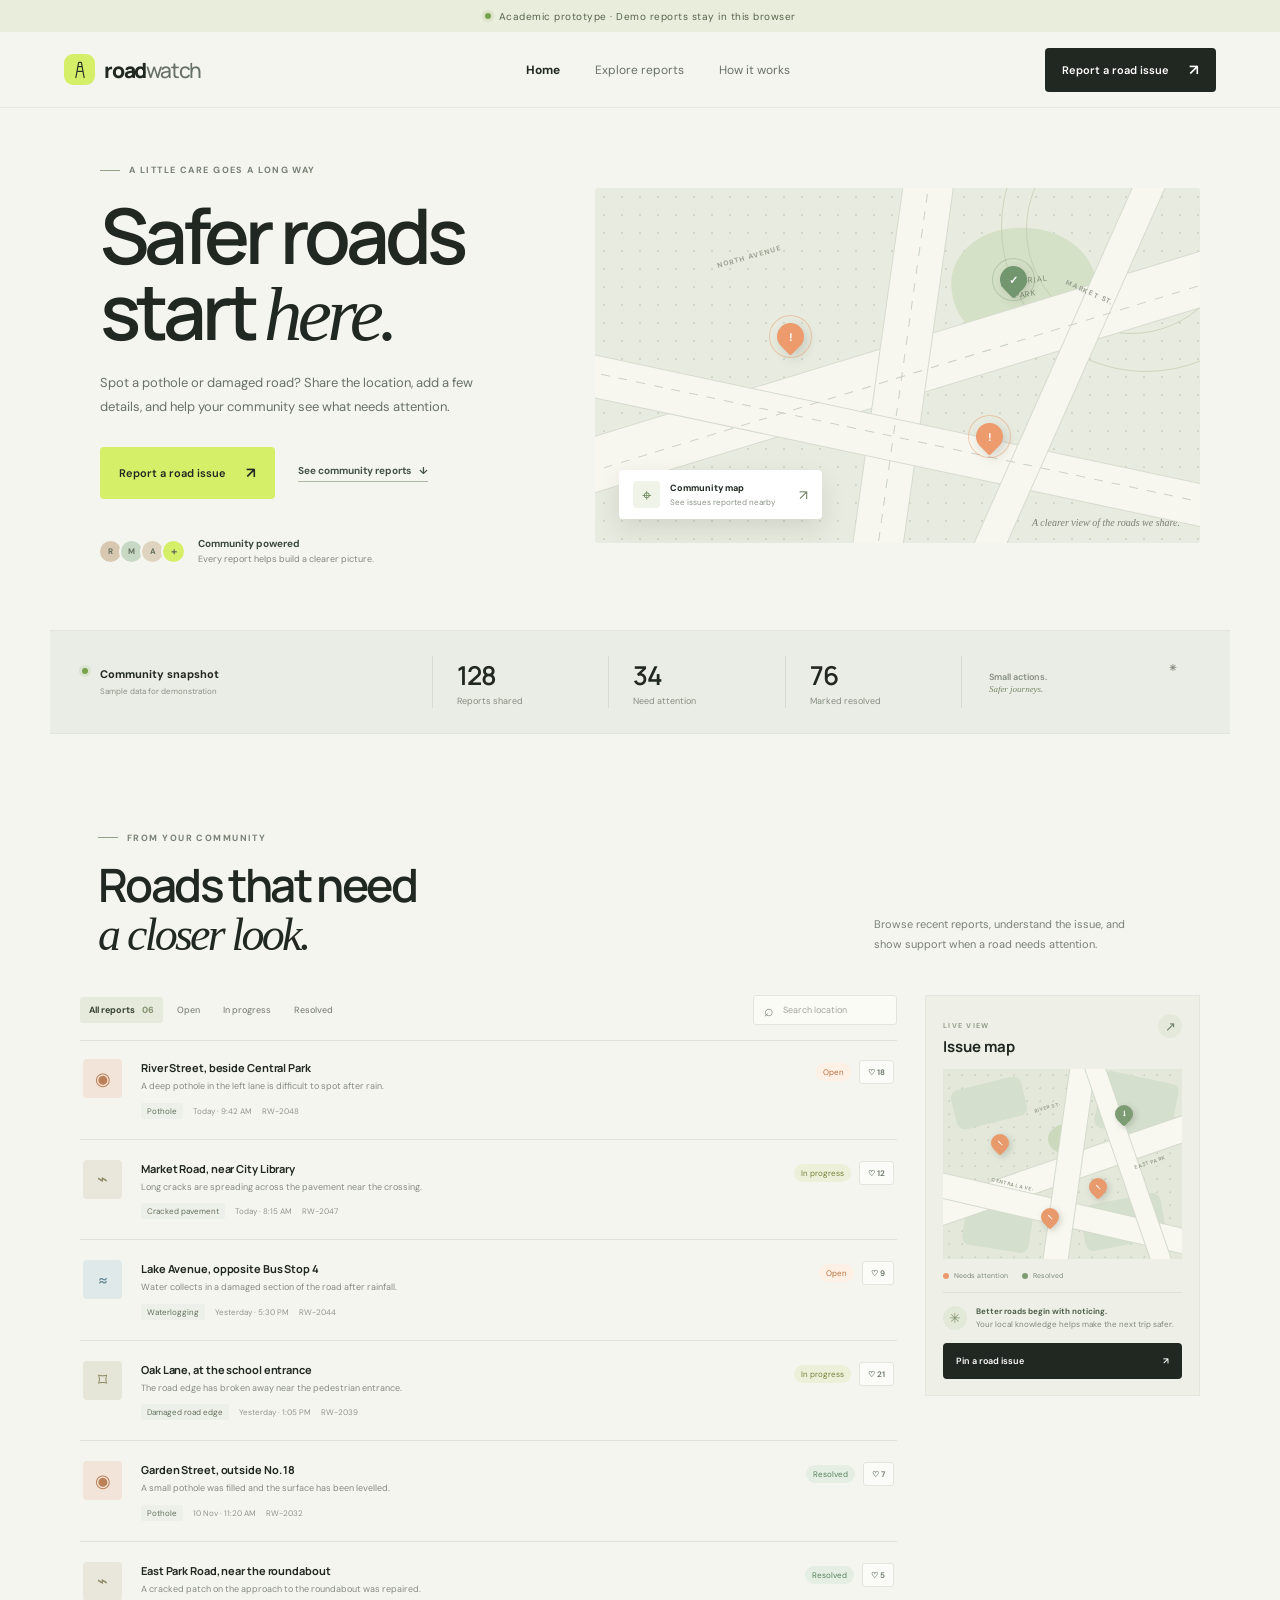
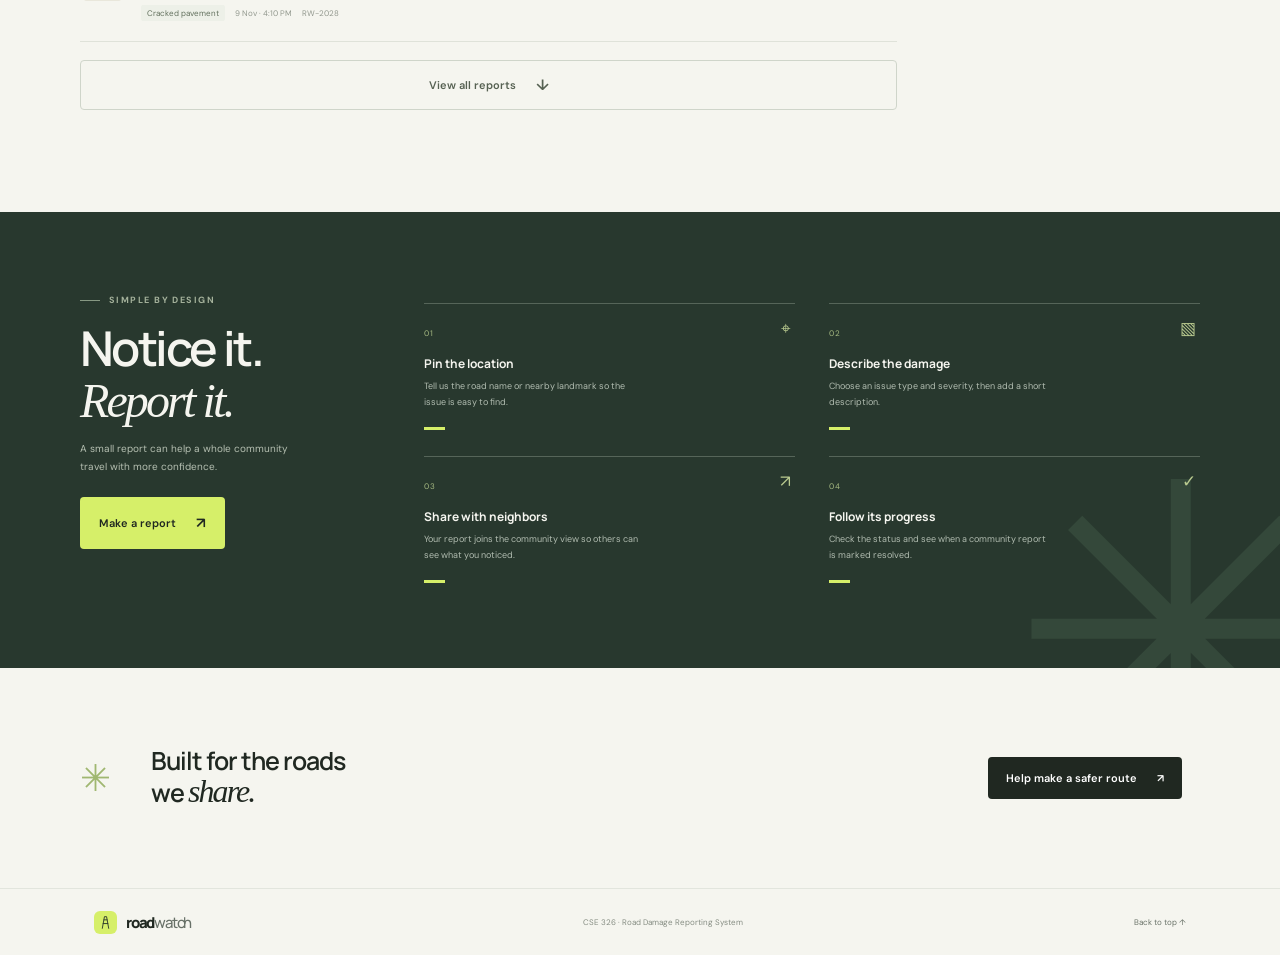
<file: index.html>
<!doctype html>
<html lang="en">
  <head>
    <meta charset="utf-8" />
    <meta name="viewport" content="width=device-width, initial-scale=1" />
    <meta name="theme-color" content="#f4f5ef" />
    <meta name="description" content="RoadWatch is a CSE 326 academic prototype for reporting and tracking road damage." />
    <title>RoadWatch — safer roads start here</title>
    <link rel="preconnect" href="https://fonts.googleapis.com" />
    <link rel="preconnect" href="https://fonts.gstatic.com" crossorigin />
    <link href="https://fonts.googleapis.com/css2?family=DM+Sans:wght@400;500;600;700&family=Manrope:wght@400;500;600;700;800&display=swap" rel="stylesheet" />
    <link rel="stylesheet" href="styles.css" />
  </head>
  <body>
    <div class="prototype-note"><span class="note-dot"></span> Academic prototype · Demo reports stay in this browser</div>
    <header class="site-header">
      <a class="brand" href="#home" aria-label="RoadWatch home">
        <span class="brand-mark" aria-hidden="true"><svg viewBox="0 0 32 32"><path d="M10 27 14 5h4l4 22M11.6 18h8.8M13.1 11h5.8" /></svg></span>
        <span>road<span class="brand-light">watch</span></span>
      </a>
      <nav class="main-nav" aria-label="Main navigation">
        <a class="nav-link active" href="#home">Home</a>
        <a class="nav-link" href="#reports">Explore reports</a>
        <a class="nav-link" href="#how-it-works">How it works</a>
      </nav>
      <button class="button button-dark header-cta" data-open-report>Report a road issue <span aria-hidden="true">↗</span></button>
      <button class="mobile-menu" aria-label="Open navigation" aria-expanded="false"><span></span><span></span></button>
    </header>

    <main id="home">
      <section class="hero section-wrap">
        <div class="hero-copy">
          <div class="eyebrow"><span class="eyebrow-line"></span> A little care goes a long way</div>
          <h1>Safer roads<br />start <span class="serif-word">here.</span></h1>
          <p class="hero-lede">Spot a pothole or damaged road? Share the location, add a few details, and help your community see what needs attention.</p>
          <div class="hero-actions">
            <button class="button button-lime" data-open-report>Report a road issue <span class="button-arrow">↗</span></button>
            <a class="text-link" href="#reports">See community reports <span aria-hidden="true">↓</span></a>
          </div>
          <div class="hero-trust"><div class="avatar-stack" aria-hidden="true"><span>R</span><span>M</span><span>A</span><span>+</span></div><span><strong>Community powered</strong><br />Every report helps build a clearer picture.</span></div>
        </div>
        <div class="hero-art" aria-label="Illustration of a road map with a reported pothole">
          <div class="map-label label-north">NORTH AVENUE</div><div class="map-label label-market">MARKET ST.</div><div class="map-label label-park">PARK ROAD</div>
          <div class="map-park"><span>MEMORIAL<br />PARK</span></div>
          <div class="map-road road-one"></div><div class="map-road road-two"></div><div class="map-road road-three"></div><div class="map-road road-four"></div>
          <div class="map-dash dash-one"></div><div class="map-dash dash-two"></div><div class="map-dash dash-three"></div>
          <div class="map-pin pin-one"><span>!</span><i></i></div><div class="map-pin pin-two"><span>!</span><i></i></div><div class="map-pin pin-three"><span>✓</span><i></i></div>
          <div class="map-card"><span class="map-card-icon">⌖</span><div><strong>Community map</strong><small>See issues reported nearby</small></div><span class="map-card-arrow">↗</span></div>
          <span class="map-orbit orbit-one"></span><span class="map-orbit orbit-two"></span>
          <span class="art-caption">A clearer view of the roads we share.</span>
        </div>
      </section>

      <section class="stats-strip section-wrap" aria-label="Community report summary">
        <div class="stats-intro"><span class="status-pulse"></span><span>Community snapshot</span><small>Sample data for demonstration</small></div>
        <div class="stat"><strong id="stat-total">128</strong><span>Reports shared</span></div>
        <div class="stat"><strong id="stat-open">34</strong><span>Need attention</span></div>
        <div class="stat"><strong id="stat-resolved">76</strong><span>Marked resolved</span></div>
        <div class="stat stat-note"><span>Small actions.<br /><em>Safer journeys.</em></span><span class="note-sparkle">✳</span></div>
      </section>

      <section class="reports-section section-wrap" id="reports">
        <div class="section-heading">
          <div><div class="eyebrow"><span class="eyebrow-line"></span> From your community</div><h2>Roads that need<br /><span class="serif-word">a closer look.</span></h2></div>
          <p>Browse recent reports, understand the issue, and show support when a road needs attention.</p>
        </div>
        <div class="report-workspace">
          <div class="report-column">
            <div class="report-toolbar">
              <div class="filter-tabs" role="group" aria-label="Filter reports">
                <button class="filter-tab selected" data-filter="all">All reports <span id="count-all">06</span></button>
                <button class="filter-tab" data-filter="Open">Open</button>
                <button class="filter-tab" data-filter="In progress">In progress</button>
                <button class="filter-tab" data-filter="Resolved">Resolved</button>
              </div>
              <label class="search-box"><span aria-hidden="true">⌕</span><input id="report-search" type="search" placeholder="Search location" aria-label="Search reports by location" /></label>
            </div>
            <div class="report-list" id="report-list" aria-live="polite"></div>
            <div class="empty-state" id="empty-state" hidden><span>⌕</span><strong>No reports found</strong><p>Try a different search or filter.</p></div>
            <button class="button button-outline load-more" id="load-more">View all reports <span>↓</span></button>
          </div>
          <aside class="map-panel">
            <div class="map-panel-top"><div><span class="map-eyebrow">LIVE VIEW</span><h3>Issue map</h3></div><button class="map-expand" aria-label="Map overview">↗</button></div>
            <div class="mini-map" aria-label="Illustrative map of reports around the city">
              <div class="mini-block block-a"></div><div class="mini-block block-b"></div><div class="mini-block block-c"></div><div class="mini-block block-d"></div><div class="mini-block block-e"></div>
              <div class="mini-road mini-road-a"></div><div class="mini-road mini-road-b"></div><div class="mini-road mini-road-c"></div><div class="mini-road mini-road-d"></div>
              <span class="mini-label ml-a">RIVER ST.</span><span class="mini-label ml-b">CENTRAL AVE.</span><span class="mini-label ml-c">EAST PARK</span>
              <button class="mini-pin mp-a" aria-label="Open pothole near River Street">!</button><button class="mini-pin mp-b" aria-label="Open surface damage near Central Avenue">!</button><button class="mini-pin mp-c done" aria-label="Resolved report near East Park">✓</button><button class="mini-pin mp-d" aria-label="Open pothole near Lake Road">!</button>
            </div>
            <div class="map-legend"><span><i class="legend-open"></i> Needs attention</span><span><i class="legend-done"></i> Resolved</span></div>
            <div class="map-callout"><span class="callout-icon">✳</span><p><strong>Better roads begin with noticing.</strong><br />Your local knowledge helps make the next trip safer.</p></div>
            <button class="button button-dark map-report" data-open-report>Pin a road issue <span>↗</span></button>
          </aside>
        </div>
      </section>

      <section class="how-section" id="how-it-works">
        <div class="section-wrap how-inner">
          <div class="how-heading"><div class="eyebrow eyebrow-light"><span class="eyebrow-line"></span> Simple by design</div><h2>Notice it.<br /><span class="serif-word">Report it.</span></h2><p>A small report can help a whole community travel with more confidence.</p><button class="button button-lime" data-open-report>Make a report <span class="button-arrow">↗</span></button></div>
          <div class="steps-grid">
            <article class="step-card"><span class="step-number">01</span><span class="step-icon">⌖</span><h3>Pin the location</h3><p>Tell us the road name or nearby landmark so the issue is easy to find.</p><span class="step-rule"></span></article>
            <article class="step-card"><span class="step-number">02</span><span class="step-icon">▧</span><h3>Describe the damage</h3><p>Choose an issue type and severity, then add a short description.</p><span class="step-rule"></span></article>
            <article class="step-card"><span class="step-number">03</span><span class="step-icon">↗</span><h3>Share with neighbors</h3><p>Your report joins the community view so others can see what you noticed.</p><span class="step-rule"></span></article>
            <article class="step-card"><span class="step-number">04</span><span class="step-icon">✓</span><h3>Follow its progress</h3><p>Check the status and see when a community report is marked resolved.</p><span class="step-rule"></span></article>
          </div>
        </div>
      </section>

      <section class="closing section-wrap"><div class="closing-mark">✳</div><p>Built for the roads<br />we <span class="serif-word">share.</span></p><button class="button button-dark" data-open-report>Help make a safer route <span>↗</span></button></section>
    </main>

    <footer class="site-footer"><a class="brand footer-brand" href="#home"><span class="brand-mark" aria-hidden="true"><svg viewBox="0 0 32 32"><path d="M10 27 14 5h4l4 22M11.6 18h8.8M13.1 11h5.8" /></svg></span><span>road<span class="brand-light">watch</span></span></a><span>CSE 326 · Road Damage Reporting System</span><a href="#home">Back to top ↑</a></footer>

    <div class="modal-backdrop" id="report-modal" hidden>
      <section class="report-modal" role="dialog" aria-modal="true" aria-labelledby="modal-title">
        <button class="modal-close" aria-label="Close report form">×</button>
        <div class="modal-kicker"><span class="status-pulse"></span> COMMUNITY REPORT</div>
        <h2 id="modal-title">What did you <span class="serif-word">notice?</span></h2>
        <p class="modal-intro">Share a few details so the community can understand the road issue.</p>
        <form id="report-form">
          <label class="form-field">Road or nearby landmark <span>*</span><input name="location" required maxlength="90" placeholder="e.g. Main Street, near the library" /></label>
          <div class="form-row"><label class="form-field">Issue type <span>*</span><select name="type" required><option value="">Choose an issue</option><option>Pothole</option><option>Cracked pavement</option><option>Damaged road edge</option><option>Waterlogging</option><option>Other road damage</option></select></label><label class="form-field">Severity <span>*</span><select name="severity" required><option value="">Choose severity</option><option>Low</option><option>Medium</option><option>High</option></select></label></div>
          <label class="form-field">What should people know? <textarea name="description" required maxlength="240" rows="3" placeholder="Add a short description of the damage..."></textarea></label>
          <div class="upload-hint"><span>＋</span><div><strong>Photo attachment</strong><small>Photo upload is a visual demo feature in this prototype.</small></div><button type="button" id="photo-button">Choose photo</button><input type="file" id="photo-input" accept="image/*" hidden /></div>
          <button class="button button-dark submit-report" type="submit">Share this report <span>↗</span></button>
          <p class="privacy-note">Demo only: this report is saved locally in your browser and is not sent to a road authority.</p>
        </form>
      </section>
    </div>
    <div class="toast" id="toast" role="status" aria-live="polite"></div>
    <script src="app.js"></script>
  </body>
</html>
</file>
<file: styles.css>
:root{--ink:#202821;--muted:#69716a;--cream:#f5f5ef;--white:#fff;--lime:#d6ef69;--green:#3e6547;--line:#dfe2d9;--soft:#e9ede4;--serif:Georgia,'Times New Roman',serif;--sans:'DM Sans',Arial,sans-serif;--display:'Manrope','DM Sans',sans-serif}*{box-sizing:border-box}html{scroll-behavior:smooth}body{margin:0;color:var(--ink);background:var(--cream);font-family:var(--sans);font-size:14px;-webkit-font-smoothing:antialiased}.prototype-note{height:32px;background:#e8eddc;display:flex;align-items:center;justify-content:center;gap:8px;color:#58654a;font-size:10px;letter-spacing:.05em}.note-dot,.status-pulse{width:6px;height:6px;background:#78a14c;border-radius:50%;display:inline-block;box-shadow:0 0 0 3px #78a14c22}.site-header{height:76px;padding:0 max(calc((100vw - 1180px)/2),5vw);display:flex;align-items:center;justify-content:space-between;background:var(--cream);border-bottom:1px solid #e7e9e1;position:sticky;top:0;z-index:10}.brand{display:flex;align-items:center;gap:9px;color:var(--ink);font-family:var(--display);font-weight:800;font-size:21px;letter-spacing:-1.2px;text-decoration:none}.brand-light{font-weight:500;color:#677067}.brand-mark{width:31px;height:31px;background:var(--lime);display:grid;place-items:center;border-radius:9px}.brand-mark svg{width:22px;height:22px;fill:none;stroke:#29352a;stroke-width:1.7;stroke-linecap:round;stroke-linejoin:round}.main-nav{display:flex;align-items:center;gap:35px;margin-left:70px}.nav-link{font-size:12px;color:#69716a;text-decoration:none;transition:color .2s}.nav-link:hover,.nav-link.active{color:var(--ink)}.nav-link.active{font-weight:700}.button{display:inline-flex;align-items:center;justify-content:center;gap:20px;border:0;border-radius:4px;padding:14px 18px;font:600 11px var(--sans);cursor:pointer;transition:transform .2s,background .2s,color .2s;text-decoration:none}.button:hover{transform:translateY(-2px)}.button-dark{background:var(--ink);color:white}.button-dark:hover{background:#344338}.header-cta{padding:12px 17px}.header-cta span,.button-arrow{font-size:15px}.button-lime{background:var(--lime);color:var(--ink);padding:16px 19px}.button-lime:hover{background:#c9e45a}.mobile-menu{display:none}.section-wrap{max-width:1180px;margin:0 auto;padding-left:30px;padding-right:30px}.hero{min-height:476px;display:grid;grid-template-columns:.92fr 1.08fr;align-items:center;padding-top:56px;padding-bottom:62px}.hero-copy{padding:0 25px 0 20px}.eyebrow{display:flex;align-items:center;gap:9px;color:#788175;font-size:9px;text-transform:uppercase;letter-spacing:.16em;font-weight:700}.eyebrow-line{width:20px;height:1px;background:#93a188}.hero h1{font-family:var(--display);font-size:clamp(52px,6vw,78px);letter-spacing:-5px;line-height:.99;margin:21px 0 18px;font-weight:600}.serif-word{font-family:var(--serif);font-weight:400;font-style:italic;letter-spacing:-.06em}.hero-lede{max-width:380px;color:var(--muted);font-size:13px;line-height:1.85;margin:0}.hero-actions{display:flex;align-items:center;gap:23px;margin-top:28px}.text-link{color:#455349;font-size:10px;font-weight:700;text-decoration:none;border-bottom:1px solid #afb7a7;padding-bottom:4px}.text-link span{padding-left:6px}.hero-trust{display:flex;align-items:center;gap:12px;margin-top:36px;color:#81887f;font-size:9px;line-height:1.7}.hero-trust strong{color:#3c493e;font-size:10px}.avatar-stack{display:flex;padding-left:2px}.avatar-stack span{width:25px;height:25px;border-radius:50%;display:grid;place-items:center;background:#e2e7dc;border:2px solid var(--cream);margin-left:-4px;color:#65705e;font-size:8px;font-weight:700}.avatar-stack span:first-child{background:#d8c8b1}.avatar-stack span:nth-child(2){background:#c7d9c4}.avatar-stack span:nth-child(3){background:#dfd4bf}.avatar-stack span:last-child{background:var(--lime);font-size:11px}.hero-art{height:355px;position:relative;overflow:hidden;border-radius:3px;background:#e8ebdf;background-image:radial-gradient(#d1d8ca 1px,transparent 1px);background-size:18px 18px}.map-park{position:absolute;width:145px;height:121px;right:17%;top:11%;background:#d5e1c7;border-radius:44% 56% 46% 54%;transform:rotate(-8deg);display:grid;place-items:center;color:#7b8c70;text-align:center;font-size:8px;letter-spacing:.1em;line-height:1.6}.map-road{position:absolute;background:#f8f7ef;box-shadow:0 0 0 1px #d6dbcf;z-index:1}.road-one{width:135%;height:53px;top:43%;left:-15%;transform:rotate(-17deg)}.road-two{width:49px;height:130%;top:-16%;left:47%;transform:rotate(8deg)}.road-three{width:135%;height:41px;top:68%;left:-10%;transform:rotate(12deg)}.road-four{height:130%;width:29px;left:76%;top:-15%;transform:rotate(24deg)}.map-dash{z-index:2;position:absolute;width:135%;height:1px;background:repeating-linear-gradient(90deg,#cbd0c5 0 9px,transparent 9px 18px)}.dash-one{top:51%;left:-13%;transform:rotate(-17deg)}.dash-two{top:71%;left:-15%;transform:rotate(12deg)}.dash-three{height:125%;width:1px;top:-15%;left:51%;transform:rotate(8deg);background:repeating-linear-gradient(0deg,#cbd0c5 0 9px,transparent 9px 18px)}.map-label{position:absolute;z-index:2;color:#9aa292;font-size:7px;letter-spacing:.18em;font-weight:700}.label-north{top:18%;left:20%;transform:rotate(-16deg)}.label-market{top:28%;right:14%;transform:rotate(24deg)}.label-park{bottom:12%;left:11%;transform:rotate(12deg)}.map-pin{position:absolute;z-index:3;width:27px;height:27px;border-radius:50% 50% 50% 2px;transform:rotate(-45deg);display:grid;place-items:center;box-shadow:0 5px 12px #2630242c}.map-pin span{transform:rotate(45deg);font-weight:800;font-size:11px}.map-pin i{position:absolute;width:43px;height:43px;border:1px solid #e5905966;border-radius:50%;animation:ping 3s infinite}.pin-one{top:38%;left:30%;background:#ed9a6d;color:white}.pin-two{top:66%;left:63%;background:#ed9a6d;color:white}.pin-three{top:22%;left:67%;background:#72966e;color:white}.pin-three i{border-color:#72966e55}.map-card{position:absolute;z-index:4;bottom:24px;left:24px;display:flex;align-items:center;gap:10px;background:#fff;padding:11px 14px;box-shadow:0 10px 25px #2630241c;border-radius:4px}.map-card-icon{height:27px;width:27px;display:grid;place-items:center;background:#f0f3e8;border-radius:4px;font-size:17px;color:#668153}.map-card strong,.map-card small{display:block}.map-card strong{font-size:9px}.map-card small{font-size:8px;color:#8b9288;margin-top:3px}.map-card-arrow{padding-left:14px;color:#70805f}.map-orbit{position:absolute;border:1px solid #b3c29e88;border-radius:50%}.orbit-one{width:210px;height:210px;right:-6%;top:-18%}.orbit-two{width:290px;height:290px;right:-15%;top:-30%}.art-caption{position:absolute;right:20px;bottom:15px;color:#798173;font:italic 10px var(--serif)}@keyframes ping{0%{transform:rotate(45deg) scale(.45);opacity:.8}75%,100%{transform:rotate(45deg) scale(1.55);opacity:0}}.stats-strip{display:grid;grid-template-columns:2fr 1fr 1fr 1fr 1.35fr;background:#eaede5;border-top:1px solid #e1e5dc;border-bottom:1px solid #e1e5dc;min-height:104px;align-items:center;padding-top:15px;padding-bottom:15px}.stats-intro,.stat{min-height:52px;display:flex;flex-direction:column;justify-content:center;border-right:1px solid #d5dbd0;padding-left:24px}.stats-intro{padding-left:20px;position:relative;padding-right:18px}.stats-intro .status-pulse{position:absolute;left:2px;top:12px}.stats-intro span:not(.status-pulse){font-size:11px;font-weight:700}.stats-intro small{margin-top:5px;font-size:8px;color:#8a9187}.stat strong{font:600 26px var(--display);letter-spacing:-1px}.stat span{font-size:9px;color:#858d82;margin-top:2px}.stat-note{border:0;position:relative;padding-left:27px;font-size:12px;line-height:1.35;font-weight:600}.stat-note em{font-family:var(--serif);font-weight:400;color:#76896a}.note-sparkle{position:absolute;right:23px;top:4px;color:#8eaa69;font-size:25px}.reports-section{padding-top:98px;padding-bottom:102px}.section-heading{display:flex;align-items:flex-end;justify-content:space-between;margin:0 18px 36px}.section-heading h2,.how-heading h2{font:600 46px/1.05 var(--display);letter-spacing:-2.6px;margin:17px 0 0}.section-heading>p{max-width:278px;color:#798078;font-size:11px;line-height:1.8;margin:0 30px 5px 0}.report-workspace{display:grid;grid-template-columns:minmax(0,1fr) 275px;gap:28px}.report-toolbar{display:flex;align-items:center;justify-content:space-between;gap:12px;border-bottom:1px solid var(--line);padding:0 0 15px}.filter-tabs{display:flex;gap:5px;flex-wrap:wrap}.filter-tab{border:0;background:transparent;color:#81877e;font:500 9px var(--sans);padding:7px 9px;border-radius:3px;cursor:pointer}.filter-tab.selected{background:#e5eadc;color:#364335;font-weight:700}.filter-tab span{padding-left:5px;color:#809071}.search-box{display:flex;gap:7px;align-items:center;border:1px solid #e2e5dd;background:#fbfbf6;padding:7px 10px;border-radius:3px;color:#818a7d}.search-box>span{font-size:16px;line-height:.7}.search-box input{width:105px;border:0;outline:0;background:transparent;font:9px var(--sans);color:var(--ink)}.search-box input::placeholder{color:#a1a69c}.report-list{display:flex;flex-direction:column}.report-card{display:grid;grid-template-columns:45px minmax(0,1fr) auto;gap:13px;align-items:start;padding:20px 3px;border-bottom:1px solid var(--line);animation:fadein .3s ease}.report-card:first-child{padding-top:18px}.issue-icon{height:39px;width:39px;display:grid;place-items:center;background:#f2e4d8;border-radius:4px;color:#bc8058;font-size:18px}.issue-icon.crack{background:#e9e7db;color:#8b865f}.issue-icon.water{background:#e0e9e9;color:#668893}.issue-icon.edge{background:#e6e6d8;color:#88845f}.issue-icon.other{background:#e7e6de;color:#777868}.issue-main{min-width:0}.issue-main h3{font:700 11px var(--display);margin:1px 0 5px;letter-spacing:-.1px}.issue-main p{font-size:9px;color:#858b82;line-height:1.5;margin:0;max-width:480px}.issue-meta{display:flex;align-items:center;gap:10px;margin-top:9px;font-size:8px;color:#91978d}.issue-type{color:#62705d;background:#edf0e8;padding:3px 6px;border-radius:2px}.issue-status{font-size:8px;padding:4px 7px;border-radius:10px;white-space:nowrap}.issue-status.open{background:#fff0e5;color:#b56f3e}.issue-status.progress{background:#edf0d9;color:#75813a}.issue-status.resolved{background:#e4eee3;color:#58805b}.issue-actions{display:flex;align-items:center;gap:8px;padding-top:1px}.support-button{border:1px solid #e1e5dc;background:#fbfcf8;color:#687464;border-radius:3px;font:600 8px var(--sans);padding:6px 8px;cursor:pointer;white-space:nowrap}.support-button:hover,.support-button.supported{background:#e4edcf;border-color:#d4e0be}.support-button:disabled{opacity:.65;cursor:default}.load-more{width:100%;margin-top:18px}.button-outline{background:transparent;border:1px solid #cfd5ca;color:#566152}.button-outline:hover{background:#ebeee6}.load-more span{font-size:15px}.empty-state{text-align:center;padding:50px 12px;color:#879082}.empty-state>span{font-size:25px}.empty-state strong{display:block;color:#52614e;margin-top:7px;font-size:12px}.empty-state p{font-size:10px}.map-panel{background:#eef0e7;padding:18px 17px 16px;border:1px solid #e4e7dd;align-self:start}.map-panel-top{display:flex;justify-content:space-between;align-items:start;margin-bottom:12px}.map-eyebrow{font-size:7px;letter-spacing:.18em;color:#939c89;font-weight:700}.map-panel h3{margin:4px 0 0;font:700 15px var(--display)}.map-expand{width:24px;height:24px;background:#e4e9dc;border:0;border-radius:50%;color:#6f7e67;cursor:pointer}.mini-map{height:190px;background:#e3e8db;position:relative;overflow:hidden;background-image:radial-gradient(#ccd4c3 1px,transparent 1px);background-size:13px 13px}.mini-block{position:absolute;background:#d5dfce;border-radius:8px}.block-a{width:72px;height:40px;left:10px;top:14px;transform:rotate(-14deg)}.block-b{width:77px;height:58px;right:7px;top:8px;transform:rotate(12deg)}.block-c{width:67px;height:55px;left:22px;bottom:10px;transform:rotate(9deg)}.block-d{width:82px;height:46px;right:18px;bottom:14px;transform:rotate(-11deg)}.block-e{width:36px;height:30px;left:44%;top:29%;background:#cbd9bc;border-radius:50%}.mini-road{position:absolute;background:#f8f8f0;box-shadow:0 0 0 1px #d4dacd}.mini-road-a{height:25px;width:135%;top:45%;left:-14%;transform:rotate(-19deg)}.mini-road-b{height:24px;width:130%;top:70%;left:-14%;transform:rotate(13deg)}.mini-road-c{width:24px;height:135%;left:47%;top:-10%;transform:rotate(8deg)}.mini-road-d{width:19px;height:140%;left:75%;top:-15%;transform:rotate(-19deg)}.mini-label{position:absolute;z-index:2;color:#9aa18f;font-size:5px;letter-spacing:.1em;font-weight:700}.ml-a{top:18%;left:38%;transform:rotate(-17deg)}.ml-b{top:59%;left:20%;transform:rotate(13deg)}.ml-c{right:7%;top:47%;transform:rotate(-19deg)}.mini-pin{position:absolute;z-index:3;border:0;width:18px;height:18px;display:grid;place-items:center;border-radius:50% 50% 50% 2px;transform:rotate(-45deg);background:#e99a6d;color:#fff;font-size:8px;font-weight:800;box-shadow:0 3px 6px #47513f3c}.mini-pin::first-letter{transform:rotate(45deg)}.mini-pin.done{background:#7e9c74}.mp-a{top:34%;left:20%}.mp-b{top:57%;left:61%}.mp-c{top:19%;left:72%}.mp-d{top:73%;left:41%}.map-legend{display:flex;gap:14px;padding:12px 0;font-size:7px;color:#7f887b}.map-legend span{display:flex;align-items:center;gap:5px}.map-legend i{height:6px;width:6px;border-radius:50%}.legend-open{background:#e99a6d}.legend-done{background:#7e9c74}.map-callout{border-top:1px solid #dce2d5;padding:12px 0;display:flex;align-items:center;gap:9px}.callout-icon{width:24px;height:24px;border-radius:50%;display:grid;place-items:center;background:#e2e9d8;color:#839571}.map-callout p{font-size:8px;line-height:1.6;color:#81887f;margin:0}.map-callout strong{color:#51614d;font-size:8px}.map-report{width:100%;justify-content:space-between;padding:12px 13px;font-size:9px}.how-section{background:#28382e;color:#f5f5ef;padding:82px 0 87px;position:relative;overflow:hidden}.how-section:after{content:'✳';position:absolute;right:-73px;bottom:-175px;color:#34483a;font-size:410px;line-height:1;pointer-events:none}.how-inner{display:grid;grid-template-columns:270px 1fr;gap:74px;position:relative;z-index:1}.eyebrow-light{color:#a5b29c}.eyebrow-light .eyebrow-line{background:#879883}.how-heading h2{font-size:48px;margin-bottom:14px}.how-heading>p{font-size:10px;line-height:1.8;color:#b6c0b2;max-width:230px;margin:0 0 21px}.steps-grid{display:grid;grid-template-columns:repeat(2,1fr);gap:28px 34px;padding-top:9px}.step-card{min-height:125px;position:relative;padding:18px 18px 0 0;border-top:1px solid #566559}.step-number{font-size:8px;letter-spacing:.15em;color:#a6ba82}.step-icon{position:absolute;top:13px;right:4px;font-size:17px;color:#b9ca8f}.step-card h3{font:700 12px var(--display);margin:15px 0 7px}.step-card p{font-size:9px;line-height:1.7;color:#b1bcb0;max-width:220px;margin:0}.step-rule{height:3px;width:21px;background:var(--lime);position:absolute;bottom:-2px;left:0}.closing{min-height:220px;display:flex;align-items:center;justify-content:space-between;padding-top:35px;padding-bottom:35px}.closing-mark{font-size:37px;color:#a0b771}.closing p{font:600 25px/1.1 var(--display);letter-spacing:-1px;margin-right:auto;margin-left:40px}.closing p .serif-word{font-size:32px}.closing .button{margin-right:18px}.site-footer{min-height:67px;border-top:1px solid #e2e5dd;display:flex;justify-content:space-between;align-items:center;padding:12px max(calc((100vw - 1180px)/2 + 30px),calc(5vw + 30px));color:#858c82;font-size:8px}.footer-brand{font-size:15px}.footer-brand .brand-mark{width:23px;height:23px;border-radius:6px}.footer-brand .brand-mark svg{width:17px;height:17px}.site-footer>a:last-child{color:#697268;text-decoration:none}.modal-backdrop{position:fixed;inset:0;z-index:30;background:#18221dbb;display:grid;place-items:center;padding:18px;overflow:auto}.modal-backdrop[hidden]{display:none}.report-modal{width:min(100%,510px);background:#f8f8f2;padding:31px 36px 25px;position:relative;box-shadow:0 22px 70px #0003;animation:fadein .22s ease}.modal-close{position:absolute;top:15px;right:18px;border:0;background:transparent;font-size:24px;color:#758072;cursor:pointer}.modal-kicker{display:flex;align-items:center;gap:8px;color:#71806b;font-size:8px;font-weight:700;letter-spacing:.16em}.modal-kicker .status-pulse{width:5px;height:5px}.report-modal h2{font:600 33px var(--display);letter-spacing:-1.7px;margin:14px 0 7px}.modal-intro{color:#81887e;font-size:10px;margin:0 0 20px;line-height:1.6}.form-field{display:block;color:#52604f;font-size:9px;font-weight:700;margin-bottom:13px}.form-field>span{color:#c57448}.form-field input,.form-field select,.form-field textarea{display:block;width:100%;margin-top:7px;border:1px solid #dde2d8;background:#fff;padding:10px 11px;color:#28332a;font:10px var(--sans);outline:0;border-radius:2px}.form-field input:focus,.form-field select:focus,.form-field textarea:focus{border-color:#93a880;box-shadow:0 0 0 2px #92a77e25}.form-field textarea{resize:vertical;min-height:62px}.form-field input::placeholder,.form-field textarea::placeholder{color:#a6ada1}.form-row{display:grid;grid-template-columns:1fr 1fr;gap:12px}.upload-hint{display:flex;align-items:center;gap:9px;background:#eef1e9;padding:9px 10px;margin:2px 0 14px}.upload-hint>span{height:22px;width:22px;display:grid;place-items:center;border:1px dashed #aebaa4;color:#718465;font-size:15px}.upload-hint strong,.upload-hint small{display:block}.upload-hint strong{font-size:8px;color:#65725f}.upload-hint small{font-size:7px;color:#969d91;margin-top:3px}.upload-hint button{margin-left:auto;border:0;background:transparent;color:#63735a;font:600 8px var(--sans);text-decoration:underline;cursor:pointer}.submit-report{width:100%;justify-content:space-between}.privacy-note{font-size:7px;text-align:center;color:#969d92;margin:10px 0 0}.toast{position:fixed;z-index:40;bottom:23px;left:50%;transform:translate(-50%,12px);background:#25372b;color:white;padding:12px 18px;border-radius:4px;font-size:10px;box-shadow:0 8px 26px #1c2c2240;opacity:0;pointer-events:none;transition:opacity .25s,transform .25s}.toast.show{opacity:1;transform:translate(-50%,0)}@keyframes fadein{from{opacity:0;transform:translateY(6px)}to{opacity:1;transform:translateY(0)}}
@media(max-width:1000px){.hero{grid-template-columns:.95fr 1.05fr}.hero-art{height:320px}.main-nav{margin-left:20px;gap:20px}.report-workspace{grid-template-columns:minmax(0,1fr) 235px;gap:18px}.search-box input{width:76px}.how-inner{grid-template-columns:220px 1fr;gap:43px}.section-heading>p{margin-right:0}}
@media(max-width:760px){.prototype-note{font-size:9px}.site-header{height:66px;padding:0 22px}.main-nav{display:none;position:absolute;top:66px;left:0;right:0;margin:0;padding:16px 22px;background:var(--cream);border-bottom:1px solid var(--line);flex-direction:column;align-items:flex-start;gap:16px}.main-nav.open{display:flex}.header-cta{margin-left:auto;margin-right:13px;padding:10px 12px;font-size:9px;gap:9px}.mobile-menu{display:flex;width:27px;height:27px;border:0;background:transparent;flex-direction:column;justify-content:center;gap:5px;padding:3px;cursor:pointer}.mobile-menu span{height:1px;background:#344036;width:20px}.hero{grid-template-columns:1fr;padding-top:47px;padding-bottom:35px;gap:35px}.hero-copy{padding:0 4px}.hero h1{font-size:63px}.hero-art{height:310px}.stats-strip{grid-template-columns:repeat(3,1fr);padding:12px 24px}.stats-intro{grid-column:span 3;border:0;border-bottom:1px solid #d5dbd0;margin-bottom:8px;padding:4px 0 11px 13px;min-height:auto}.stats-intro .status-pulse{left:0;top:8px}.stat{padding-left:10px;min-height:49px}.stat strong{font-size:22px}.stat-note{display:none}.reports-section{padding-top:65px;padding-bottom:65px}.section-heading{display:block;margin:0 3px 25px}.section-heading h2{font-size:39px}.section-heading>p{margin:13px 0 0;max-width:400px}.report-workspace{grid-template-columns:1fr}.map-panel{order:-1}.mini-map{height:170px}.report-toolbar{align-items:flex-start;flex-direction:column}.filter-tabs{gap:2px}.search-box{width:100%}.search-box input{width:100%}.report-card{grid-template-columns:38px minmax(0,1fr);gap:9px;padding:16px 0}.issue-icon{height:34px;width:34px;font-size:15px}.issue-actions{grid-column:2;justify-self:start;padding:0}.issue-main p{font-size:8px}.how-section{padding:60px 0}.how-inner{grid-template-columns:1fr;gap:42px}.how-heading h2{font-size:43px}.steps-grid{gap:22px 25px}.step-card{min-height:135px}.closing{min-height:195px;flex-wrap:wrap;justify-content:flex-start;gap:8px}.closing p{margin:0 0 0 17px;font-size:22px}.closing .button{margin:0 0 0 auto}.site-footer{padding:12px 22px;gap:15px;flex-wrap:wrap}.site-footer>span{order:3;width:100%;text-align:center}.report-modal{padding:27px 22px 21px}}
@media(max-width:420px){.brand{font-size:18px}.header-cta{font-size:8px;padding:9px 9px}.hero h1{font-size:56px}.hero-actions{gap:14px}.button-lime{padding:14px 13px;gap:10px}.text-link{font-size:9px}.hero-art{height:270px}.map-card{left:12px;bottom:12px}.art-caption{font-size:8px}.section-heading h2{font-size:34px}.filter-tab{padding:7px 6px;font-size:8px}.issue-status{font-size:7px}.steps-grid{gap:20px 14px}.step-card{padding-right:7px}.step-card h3{font-size:10px}.step-card p{font-size:8px}.closing .button{width:100%;justify-content:space-between;margin-top:9px}.closing-mark{width:23px;font-size:28px}.closing p{font-size:19px}.closing p .serif-word{font-size:25px}.form-row{grid-template-columns:1fr;gap:0}}
</file>
